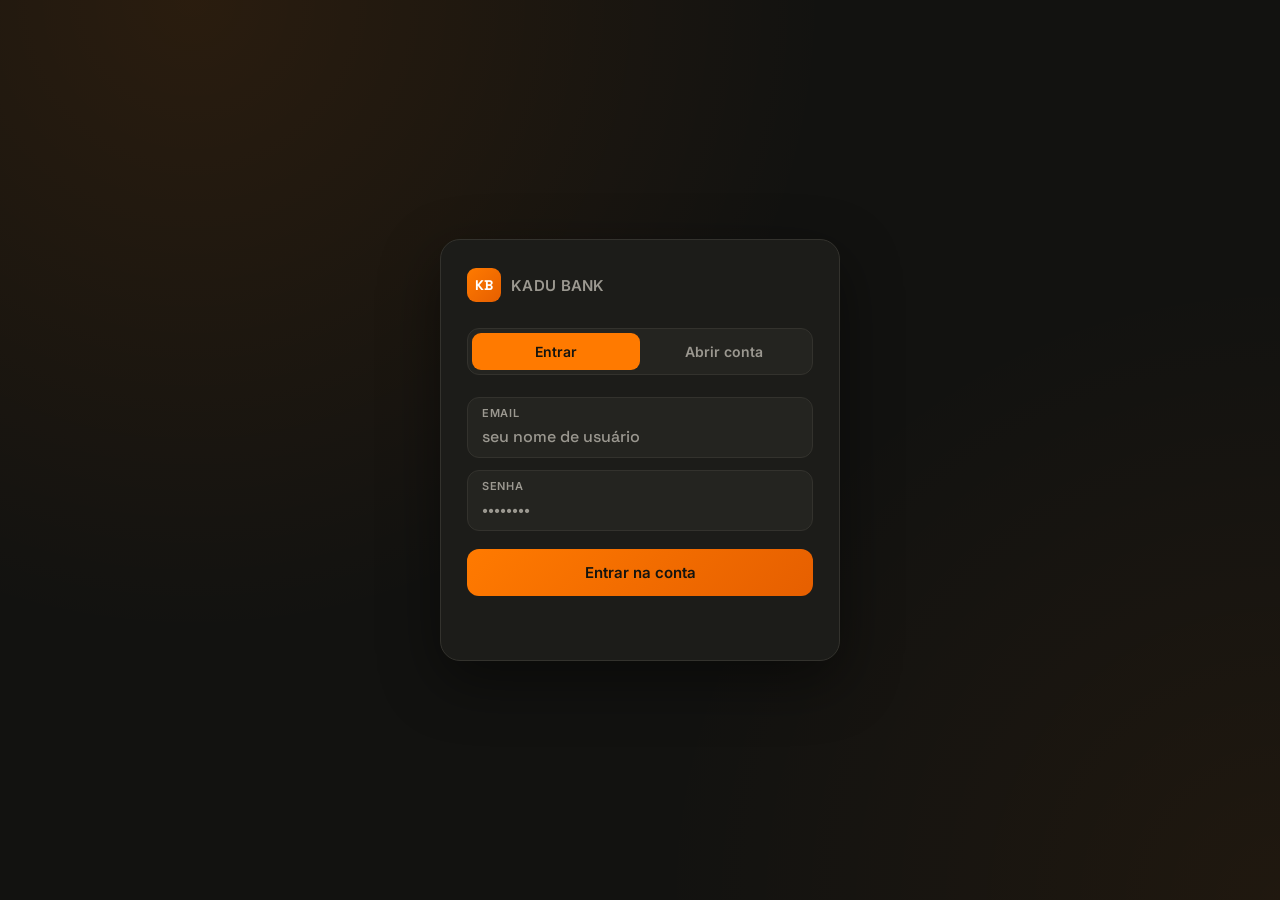
<file: target/classes/static/userLogin.html>
<!DOCTYPE html>
<html lang="pt-BR">
<head>
  <meta charset="UTF-8" />
  <meta name="viewport" content="width=device-width, initial-scale=1.0" />
  <title>Kadu Bank — Acesso</title>
  <link rel="preconnect" href="https://fonts.googleapis.com" />
  <link rel="preconnect" href="https://fonts.gstatic.com" crossorigin />
  <link href="https://fonts.googleapis.com/css2?family=Space+Grotesk:wght@500;600;700&family=Inter:wght@400;500;600&display=swap" rel="stylesheet" />
  <link rel="stylesheet" href="user.css" />
</head>
<body>

<div class="cartao">

  <div class="topo">
    <div class="logo">KB</div>
    <h1>KADU BANK</h1>
  </div>

  <div class="abas">
    <div class="indicador-aba" id="indicadorAba"></div>
    <button class="aba ativa" id="abaLogin" onclick="mudarAba('login')">Entrar</button>
    <button class="aba" id="abaRegistro" onclick="mudarAba('registro')">Abrir conta</button>
  </div>

  <form class="painel ativo" id="painelLogin" onsubmit="return false;">
    <div class="campo">
      <label for="loginUser">Email</label>
      <input type="text" id="loginUser" autocomplete="username" placeholder="seu nome de usuário">
    </div>
    <div class="campo">
      <label for="loginPass">Senha</label>
      <input type="password" id="loginPass" autocomplete="current-password" placeholder="••••••••">
    </div>
    <button class="botao botao-primario" href="index.html" onclick="login()">Entrar na conta</button>
  </form>

  <form class="painel" id="painelRegistro" onsubmit="return false;">
    <div class="campo">
      <label for="regUser">Email</label>
      <input type="email" id="regUser" autocomplete="useremail" placeholder="email...">
    </div>
    <div class="campo">
      <label for="regPass">Senha</label>
      <input type="password" id="regPass" autocomplete="new-password" placeholder="mínimo de 6 caracteres">
    </div>
    <div class="campo">
      <label for="regPassConfirm">Confirmar senha</label>
      <input type="password" id="regPassConfirm" autocomplete="new-password" placeholder="repita a senha">
    </div>
    <button href="index.html" class="botao botao-primario" onclick="registrar()">Abrir conta</button>
  </form>

  <p id="msg" class="mensagem"></p>

</div>

<script>
  const API_BASE = '/api/user';

  function mudarAba(aba){
    const indicador = document.getElementById('indicadorAba');
    const abaLogin = document.getElementById('abaLogin');
    const abaRegistro = document.getElementById('abaRegistro');
    const painelLogin = document.getElementById('painelLogin');
    const painelRegistro = document.getElementById('painelRegistro');

    setMsg('');

    if(aba === 'login'){
      indicador.classList.remove('deslocado');
      abaLogin.classList.add('ativa');
      abaRegistro.classList.remove('ativa');
      painelLogin.classList.add('ativo');
      painelRegistro.classList.remove('ativo');
    } else {
      indicador.classList.add('deslocado');
      abaRegistro.classList.add('ativa');
      abaLogin.classList.remove('ativa');
      painelRegistro.classList.add('ativo');
      painelLogin.classList.remove('ativo');
    }
  }

  function setMsg(texto, tipo){
    const msg = document.getElementById('msg');
    msg.innerText = texto || '';
    msg.classList.remove('mensagem-sucesso');
    if(tipo === 'sucesso') msg.classList.add('mensagem-sucesso');
  }

  async function chamarApi(caminho, params){
    const body = new URLSearchParams(params);
    const res = await fetch(`${API_BASE}${caminho}`, {
      method: 'POST',
      headers: { 'Content-Type': 'application/x-www-form-urlencoded' },
      body
    });
    const texto = await res.text();
    return { ok: res.ok, status: res.status, texto };
  }

  async function login(){
    const userName = document.getElementById('loginUser').value.trim();
    const userPassword = document.getElementById('loginPass').value;

    if(!userName || !userPassword){
      setMsg('Preencha nome e senha.');
      return;
    }

    const { ok, status, texto } = await chamarApi('/login', { userName, userPassword });

    if(ok){
      setMsg(texto, 'sucesso');
      window.location.href = "index.html";
    } 
    else if(status === 401){
      setMsg(texto || 'Nome ou senha inválidos.');
    }
    setMsg('Não foi possível entrar agora. Tente novamente.');
    
  }

  async function registrar(){
    const userName = document.getElementById('regUser').value.trim();
    const userPassword = document.getElementById('regPass').value;
    const confirmarSenha = document.getElementById('regPassConfirm').value;

    if(!userName || !userPassword || !confirmarSenha){
      setMsg('Preencha todos os campos.');
      return;
    }
    if(userPassword.length < 6){
      setMsg('A senha precisa ter ao menos 6 caracteres.');
      return;
    }
    if(userPassword !== confirmarSenha){
      setMsg('As senhas não coincidem.');
      return;
    }

    const { ok, status, texto } = await chamarApi('/register', { userName, userPassword });

    if(ok){
      setMsg(texto, 'sucesso');
      document.getElementById('painelRegistro').reset();
      setTimeout(() => mudarAba('login'), 900);
    } else if(status === 409){
      setMsg(texto || 'Esse nome já está em uso.');
    } else {
      setMsg('Não foi possível cadastrar agora. Tente novamente.');
    }
  }
</script>

</body>
</html>
</file>
<file: target/classes/static/user.css>
:root{
    --laranja: #FF7A00;
    --laranja-escuro: #E65F00;
    --fundo: #121210;
    --superficie: #1C1C19;
    --superficie-alta: #242420;
    --texto: #F4F1EA;
    --texto-mudo: #9B9890;
    --verde: #37C871;
    --vermelho: #FF5C5C;
    --borda: #33322D;
}

*{ box-sizing: border-box; }

body{
    font-family: 'Inter', sans-serif;
    background: var(--fundo);
    background-image:
            radial-gradient(circle at 15% 0%, rgba(255,122,0,0.10), transparent 45%),
            radial-gradient(circle at 100% 100%, rgba(255,122,0,0.06), transparent 40%);
    color: var(--texto);
    margin: 0;
    min-height: 100vh;
    display: flex;
    align-items: center;
    justify-content: center;
    padding: 24px;
}

:focus-visible{
    outline: 2px solid var(--laranja);
    outline-offset: 2px;
}

@media (prefers-reduced-motion: reduce){
    *{ animation-duration: 0.001ms !important; transition-duration: 0.001ms !important; }
}

.cartao{
    width: 100%;
    max-width: 400px;
    background: var(--superficie);
    border: 1px solid var(--borda);
    border-radius: 20px;
    padding: 28px 26px 32px;
    box-shadow: 0 20px 60px rgba(0,0,0,0.45);
}

.topo{
    display: flex;
    align-items: center;
    gap: 10px;
    margin-bottom: 26px;
}

.logo{
    width: 34px;
    height: 34px;
    border-radius: 9px;
    background: linear-gradient(135deg, var(--laranja), var(--laranja-escuro));
    display: flex;
    align-items: center;
    justify-content: center;
    font-family: 'Space Grotesk', sans-serif;
    font-weight: 700;
    font-size: 14px;
    color: white;
    flex-shrink: 0;
}

h1{
    font-size: 15px;
    font-weight: 600;
    letter-spacing: 0.02em;
    margin: 0;
    color: var(--texto-mudo);
}

.abas{
    display: grid;
    grid-template-columns: 1fr 1fr;
    background: var(--superficie-alta);
    border: 1px solid var(--borda);
    border-radius: 12px;
    padding: 4px;
    margin-bottom: 22px;
    position: relative;
}

.aba{
    border: none;
    background: transparent;
    color: var(--texto-mudo);
    font-family: 'Inter', sans-serif;
    font-weight: 600;
    font-size: 14px;
    padding: 10px 0;
    border-radius: 9px;
    cursor: pointer;
    transition: color 0.2s ease;
    position: relative;
    z-index: 1;
}

.aba.ativa{ color: #14140F; }

.indicador-aba{
    position: absolute;
    top: 4px;
    left: 4px;
    width: calc(50% - 4px);
    height: calc(100% - 8px);
    background: var(--laranja);
    border-radius: 9px;
    transition: transform 0.25s cubic-bezier(.4,0,.2,1);
    z-index: 0;
}

.indicador-aba.deslocado{ transform: translateX(calc(100% + 0px)); }

.painel{ display: none; }
.painel.ativo{ display: block; animation: surgir 0.2s ease; }

@keyframes surgir{
    from{ opacity: 0; transform: translateY(4px); }
    to{ opacity: 1; transform: translateY(0); }
}

.campo{
    display: flex;
    flex-direction: column;
    background: var(--superficie-alta);
    border: 1px solid var(--borda);
    border-radius: 12px;
    padding: 8px 14px;
    margin-bottom: 12px;
    transition: border-color 0.15s ease;
}

.campo:focus-within{ border-color: var(--laranja); }

.campo label{
    font-size: 11px;
    text-transform: uppercase;
    letter-spacing: 0.06em;
    color: var(--texto-mudo);
    font-weight: 600;
    margin-bottom: 2px;
}

.campo input{
    background: transparent;
    border: none;
    outline: none;
    color: var(--texto);
    font-family: 'Space Grotesk', sans-serif;
    font-size: 16px;
    font-weight: 600;
    padding: 4px 0 2px;
    min-width: 0;
}

.campo input::placeholder{ color: var(--texto-mudo); font-weight: 500; }

.botao{
    width: 100%;
    border: none;
    border-radius: 12px;
    padding: 14px 0;
    font-family: 'Inter', sans-serif;
    font-weight: 600;
    font-size: 15px;
    cursor: pointer;
    transition: transform 0.08s ease, filter 0.15s ease;
    margin-top: 6px;
}

.botao:active{ transform: scale(0.98); }

.botao-primario{
    background: linear-gradient(135deg, var(--laranja), var(--laranja-escuro));
    color: #14140F;
}

.botao-primario:hover{ filter: brightness(1.08); }

.mensagem{
    min-height: 18px;
    font-size: 13px;
    text-align: center;
    margin: 14px 0 0;
    color: var(--vermelho);
}

.mensagem-sucesso{ color: var(--verde); }

@media (max-width: 440px){
    .cartao{ padding: 24px 20px 28px; }
}
</file>
